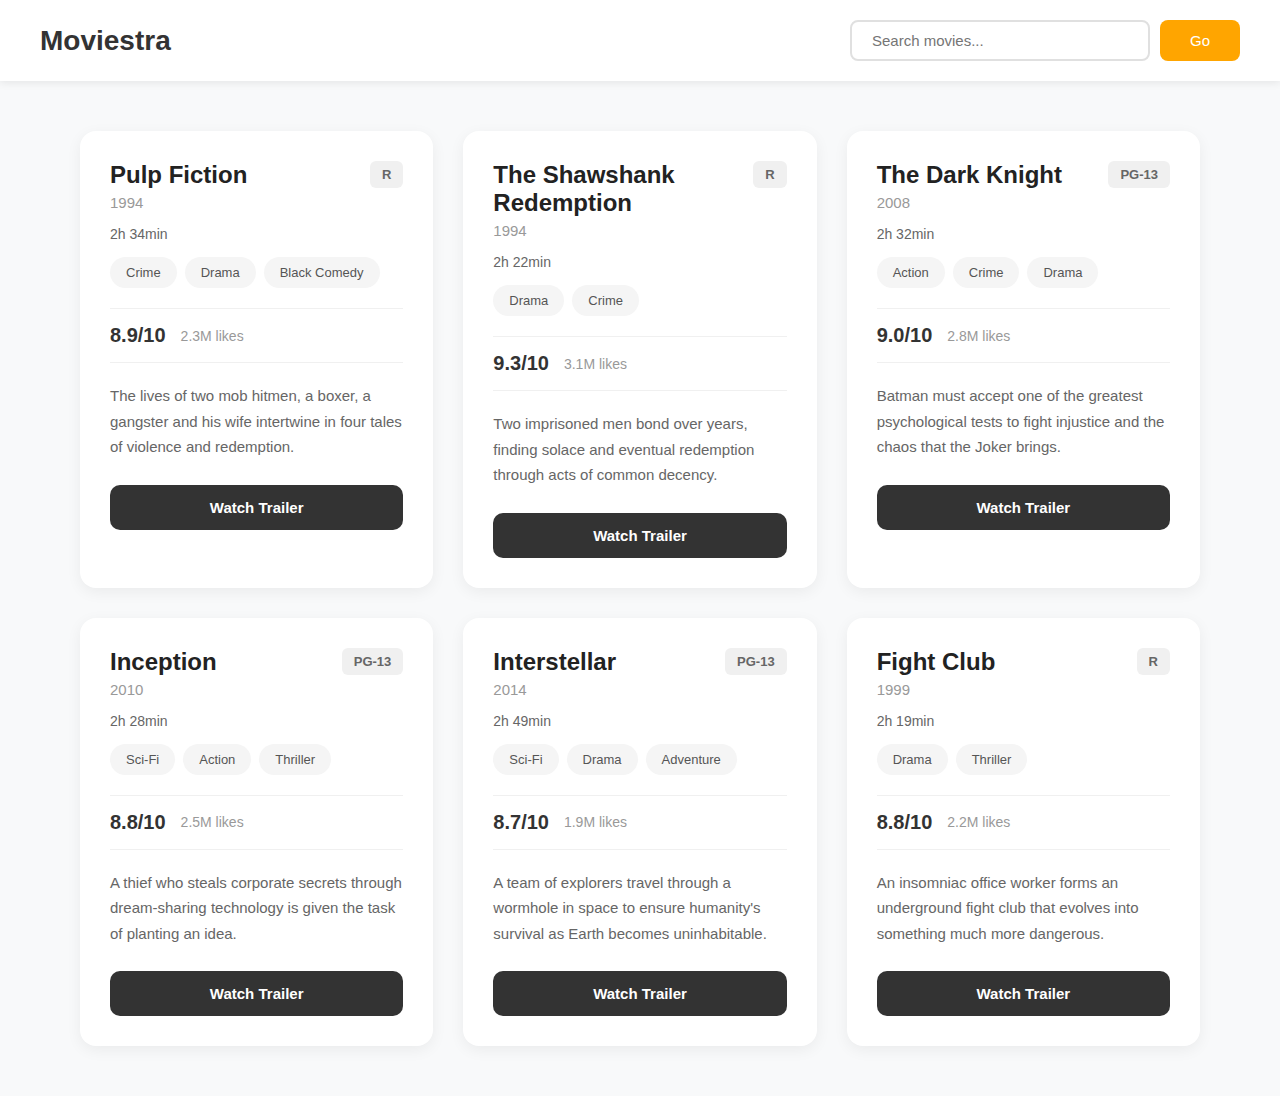
<file: moviestra.html>
<!DOCTYPE html>
<html lang="en">
<head>
    <meta charset="UTF-8">
    <meta name="viewport" content="width=device-width, initial-scale=1.0">
    <title>Moviestra</title>
    <style>
        * {
            margin: 0;
            padding: 0;
            box-sizing: border-box;
        }

        body {
            font-family: 'Segoe UI', Tahoma, Geneva, Verdana, sans-serif;
            background-color: #f8f9fa;
            color: #333;
        }

        /* Navbar */
        nav {
            background-color: white;
            padding: 20px 40px;
            display: flex;
            justify-content: space-between;
            align-items: center;
            box-shadow: 0 2px 8px rgba(0,0,0,0.08);
        }

        .logo {
            font-size: 28px;
            font-weight: bold;
            color: #333;
        }

        .search-box {
            display: flex;
            gap: 10px;
        }

        input {
            padding: 10px 20px;
            border: 2px solid #e0e0e0;
            border-radius: 8px;
            font-size: 15px;
            width: 300px;
            outline: none;
            transition: border 0.3s;
        }

        input:focus {
            border-color: #333;
        }

        button {
            padding: 10px 30px;
            background-color: orange;
            color: white;
            border: none;
            border-radius: 8px;
            cursor: pointer;
            font-size: 15px;
            font-weight: 500;
            transition: background 0.3s;
        }

        button:hover {
            background-color: red;
        }

        /* Container */
        .container {
            max-width: 1200px;
            margin: 50px auto;
            padding: 0 40px;
        }

        .movies-grid {
            display: grid;
            grid-template-columns: repeat(3, 1fr);
            gap: 30px;
        }

        /* Movie Card */
        .movie-card {
            background-color: white;
            border-radius: 16px;
            padding: 30px;
            box-shadow: 0 4px 15px rgba(0,0,0,0.06);
            transition: transform 0.3s, box-shadow 0.3s;
        }

        .movie-card:hover {
            transform: translateY(-5px);
            box-shadow: 0 8px 25px rgba(0,0,0,0.12);
        }

        .movie-header {
            display: flex;
            justify-content: space-between;
            align-items: start;
            margin-bottom: 15px;
        }

        .movie-title {
            font-size: 24px;
            font-weight: 600;
            color: #222;
            margin-bottom: 5px;
        }

        .movie-year {
            color: #999;
            font-size: 15px;
        }

        .rating-badge {
            background-color: #f0f0f0;
            color: #666;
            padding: 6px 12px;
            border-radius: 6px;
            font-size: 13px;
            font-weight: 600;
        }

        .movie-meta {
            color: #666;
            font-size: 14px;
            margin-bottom: 15px;
        }

        .genres {
            display: flex;
            gap: 8px;
            flex-wrap: wrap;
            margin-bottom: 20px;
        }

        .genre-tag {
            background-color: #f5f5f5;
            color: #555;
            padding: 8px 16px;
            border-radius: 20px;
            font-size: 13px;
            font-weight: 500;
        }

        .rating {
            display: flex;
            align-items: center;
            gap: 15px;
            margin-bottom: 20px;
            padding: 15px 0;
            border-top: 1px solid #f0f0f0;
            border-bottom: 1px solid #f0f0f0;
        }

        .rating-score {
            font-size: 20px;
            font-weight: 700;
            color: #333;
        }

        .likes {
            color: #999;
            font-size: 14px;
        }

        .summary {
            color: #666;
            font-size: 15px;
            line-height: 1.7;
            margin-bottom: 25px;
        }

        .watch-btn {
            width: 100%;
            padding: 14px;
            background-color: #333;
            color: white;
            border: none;
            border-radius: 10px;
            font-size: 15px;
            font-weight: 600;
            cursor: pointer;
            transition: background 0.3s;
        }

        .watch-btn:hover {
            background-color: #555;
        }

        /* Responsive */
        @media (max-width: 992px) {
            .movies-grid {
                grid-template-columns: repeat(2, 1fr);
            }
        }

        @media (max-width: 768px) {
            nav {
                flex-direction: column;
                gap: 20px;
                padding: 20px;
            }

            .search-box {
                width: 100%;
            }

            input {
                width: 100%;
            }

            .container {
                padding: 0 20px;
                margin: 30px auto;
            }
        }

        @media (max-width: 600px) {
            .movies-grid {
                grid-template-columns: 1fr;
            }

            .movie-card {
                padding: 25px;
            }
        }
    </style>
</head>
<body>
    <!-- Navbar -->
    <nav>
        <div class="logo">Moviestra</div>
        <div class="search-box">
            <input type="text" placeholder="Search movies...">
            <button>Go</button>
        </div>
    </nav>

    <!-- Movies Grid -->
    <div class="container">
        <div class="movies-grid">
            
            <!-- Movie 1 -->
            <div class="movie-card">
                <div class="movie-header">
                    <div>
                        <h3 class="movie-title">Pulp Fiction</h3>
                        <p class="movie-year">1994</p>
                    </div>
                    <span class="rating-badge">R</span>
                </div>
                
                <p class="movie-meta">2h 34min</p>
                
                <div class="genres">
                    <span class="genre-tag">Crime</span>
                    <span class="genre-tag">Drama</span>
                    <span class="genre-tag">Black Comedy</span>
                </div>
                
                <div class="rating">
                    <span class="rating-score">8.9/10</span>
                    <span class="likes">2.3M likes</span>
                </div>
                
                <p class="summary">The lives of two mob hitmen, a boxer, a gangster and his wife intertwine in four tales of violence and redemption.</p>
                
                <button class="watch-btn">Watch Trailer</button>
            </div>

            <!-- Movie 2 -->
            <div class="movie-card">
                <div class="movie-header">
                    <div>
                        <h3 class="movie-title">The Shawshank Redemption</h3>
                        <p class="movie-year">1994</p>
                    </div>
                    <span class="rating-badge">R</span>
                </div>
                
                <p class="movie-meta">2h 22min</p>
                
                <div class="genres">
                    <span class="genre-tag">Drama</span>
                    <span class="genre-tag">Crime</span>
                </div>
                
                <div class="rating">
                    <span class="rating-score">9.3/10</span>
                    <span class="likes">3.1M likes</span>
                </div>
                
                <p class="summary">Two imprisoned men bond over years, finding solace and eventual redemption through acts of common decency.</p>
                
                <button class="watch-btn">Watch Trailer</button>
            </div>

            <!-- Movie 3 -->
            <div class="movie-card">
                <div class="movie-header">
                    <div>
                        <h3 class="movie-title">The Dark Knight</h3>
                        <p class="movie-year">2008</p>
                    </div>
                    <span class="rating-badge">PG-13</span>
                </div>
                
                <p class="movie-meta">2h 32min</p>
                
                <div class="genres">
                    <span class="genre-tag">Action</span>
                    <span class="genre-tag">Crime</span>
                    <span class="genre-tag">Drama</span>
                </div>
                
                <div class="rating">
                    <span class="rating-score">9.0/10</span>
                    <span class="likes">2.8M likes</span>
                </div>
                
                <p class="summary">Batman must accept one of the greatest psychological tests to fight injustice and the chaos that the Joker brings.</p>
                
                <button class="watch-btn">Watch Trailer</button>
            </div>

            <!-- Movie 4 -->
            <div class="movie-card">
                <div class="movie-header">
                    <div>
                        <h3 class="movie-title">Inception</h3>
                        <p class="movie-year">2010</p>
                    </div>
                    <span class="rating-badge">PG-13</span>
                </div>
                
                <p class="movie-meta">2h 28min</p>
                
                <div class="genres">
                    <span class="genre-tag">Sci-Fi</span>
                    <span class="genre-tag">Action</span>
                    <span class="genre-tag">Thriller</span>
                </div>
                
                <div class="rating">
                    <span class="rating-score">8.8/10</span>
                    <span class="likes">2.5M likes</span>
                </div>
                
                <p class="summary">A thief who steals corporate secrets through dream-sharing technology is given the task of planting an idea.</p>
                
                <button class="watch-btn">Watch Trailer</button>
            </div>

            <!-- Movie 5 -->
            <div class="movie-card">
                <div class="movie-header">
                    <div>
                        <h3 class="movie-title">Interstellar</h3>
                        <p class="movie-year">2014</p>
                    </div>
                    <span class="rating-badge">PG-13</span>
                </div>
                
                <p class="movie-meta">2h 49min</p>
                
                <div class="genres">
                    <span class="genre-tag">Sci-Fi</span>
                    <span class="genre-tag">Drama</span>
                    <span class="genre-tag">Adventure</span>
                </div>
                
                <div class="rating">
                    <span class="rating-score">8.7/10</span>
                    <span class="likes">1.9M likes</span>
                </div>
                
                <p class="summary">A team of explorers travel through a wormhole in space to ensure humanity's survival as Earth becomes uninhabitable.</p>
                
                <button class="watch-btn">Watch Trailer</button>
            </div>

            <!-- Movie 6 -->
            <div class="movie-card">
                <div class="movie-header">
                    <div>
                        <h3 class="movie-title">Fight Club</h3>
                        <p class="movie-year">1999</p>
                    </div>
                    <span class="rating-badge">R</span>
                </div>
                
                <p class="movie-meta">2h 19min</p>
                
                <div class="genres">
                    <span class="genre-tag">Drama</span>
                    <span class="genre-tag">Thriller</span>
                </div>
                
                <div class="rating">
                    <span class="rating-score">8.8/10</span>
                    <span class="likes">2.2M likes</span>
                </div>
                
                <p class="summary">An insomniac office worker forms an underground fight club that evolves into something much more dangerous.</p>
                
                <button class="watch-btn">Watch Trailer</button>
            </div>

        </div>
    </div>
</body>
</html>
</file>
